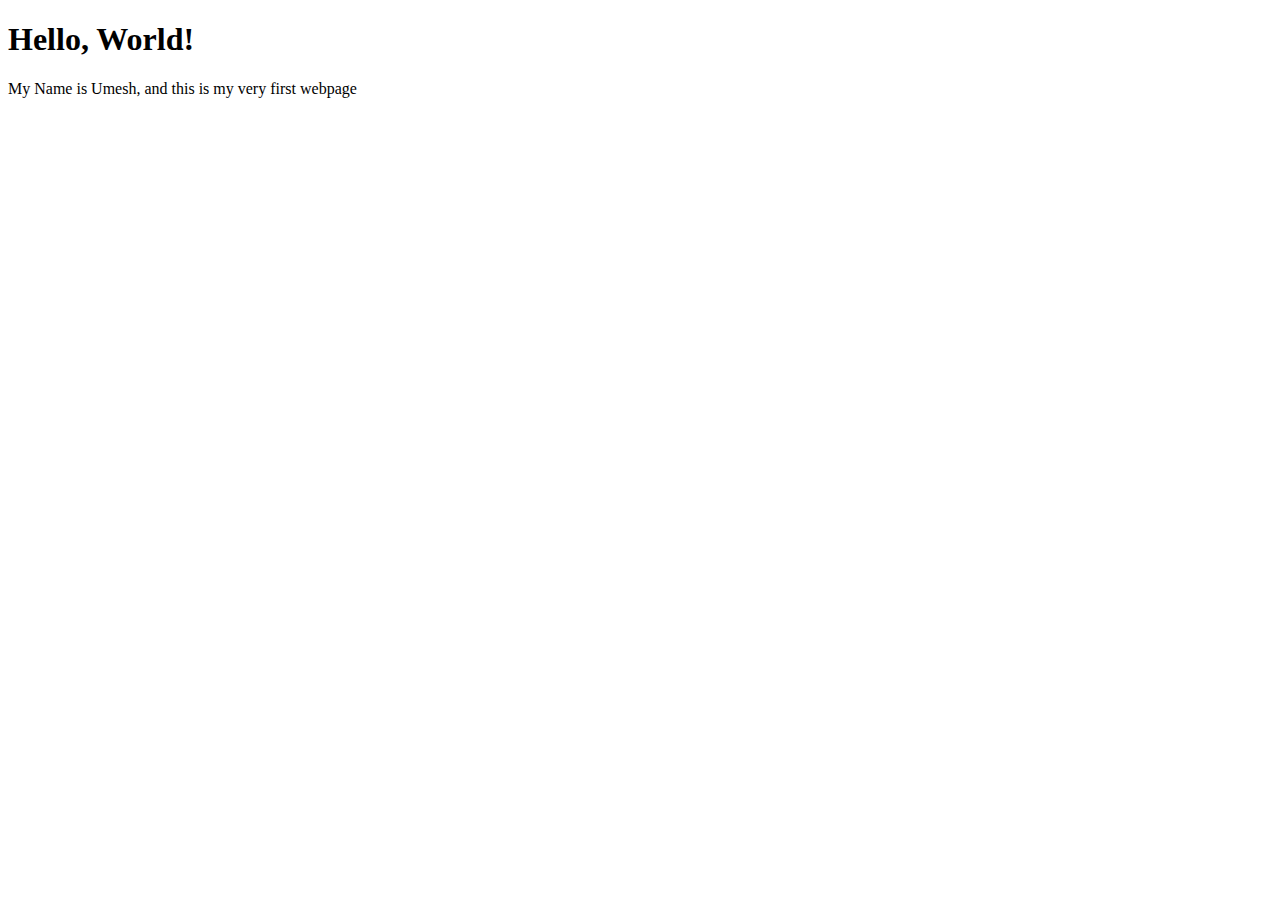
<file: 02-Aug-2022/01-TEST/index.html>
<!DOCTYPE html>
<html lang="en">
    <head>
        <meta charset="UTF-8" />
        <meta http-equiv="X-UA-Compatible" content="IE=edge" />
        <meta name="viewport" content="width=device-width, initial-scale=1.0" />
        <title>My First Webpage</title>
    </head>
    <body>
        <h1>Hello, World!</h1>
        <p>My Name is Umesh, and this is my very first webpage</p>
    </body>
</html>
</file>
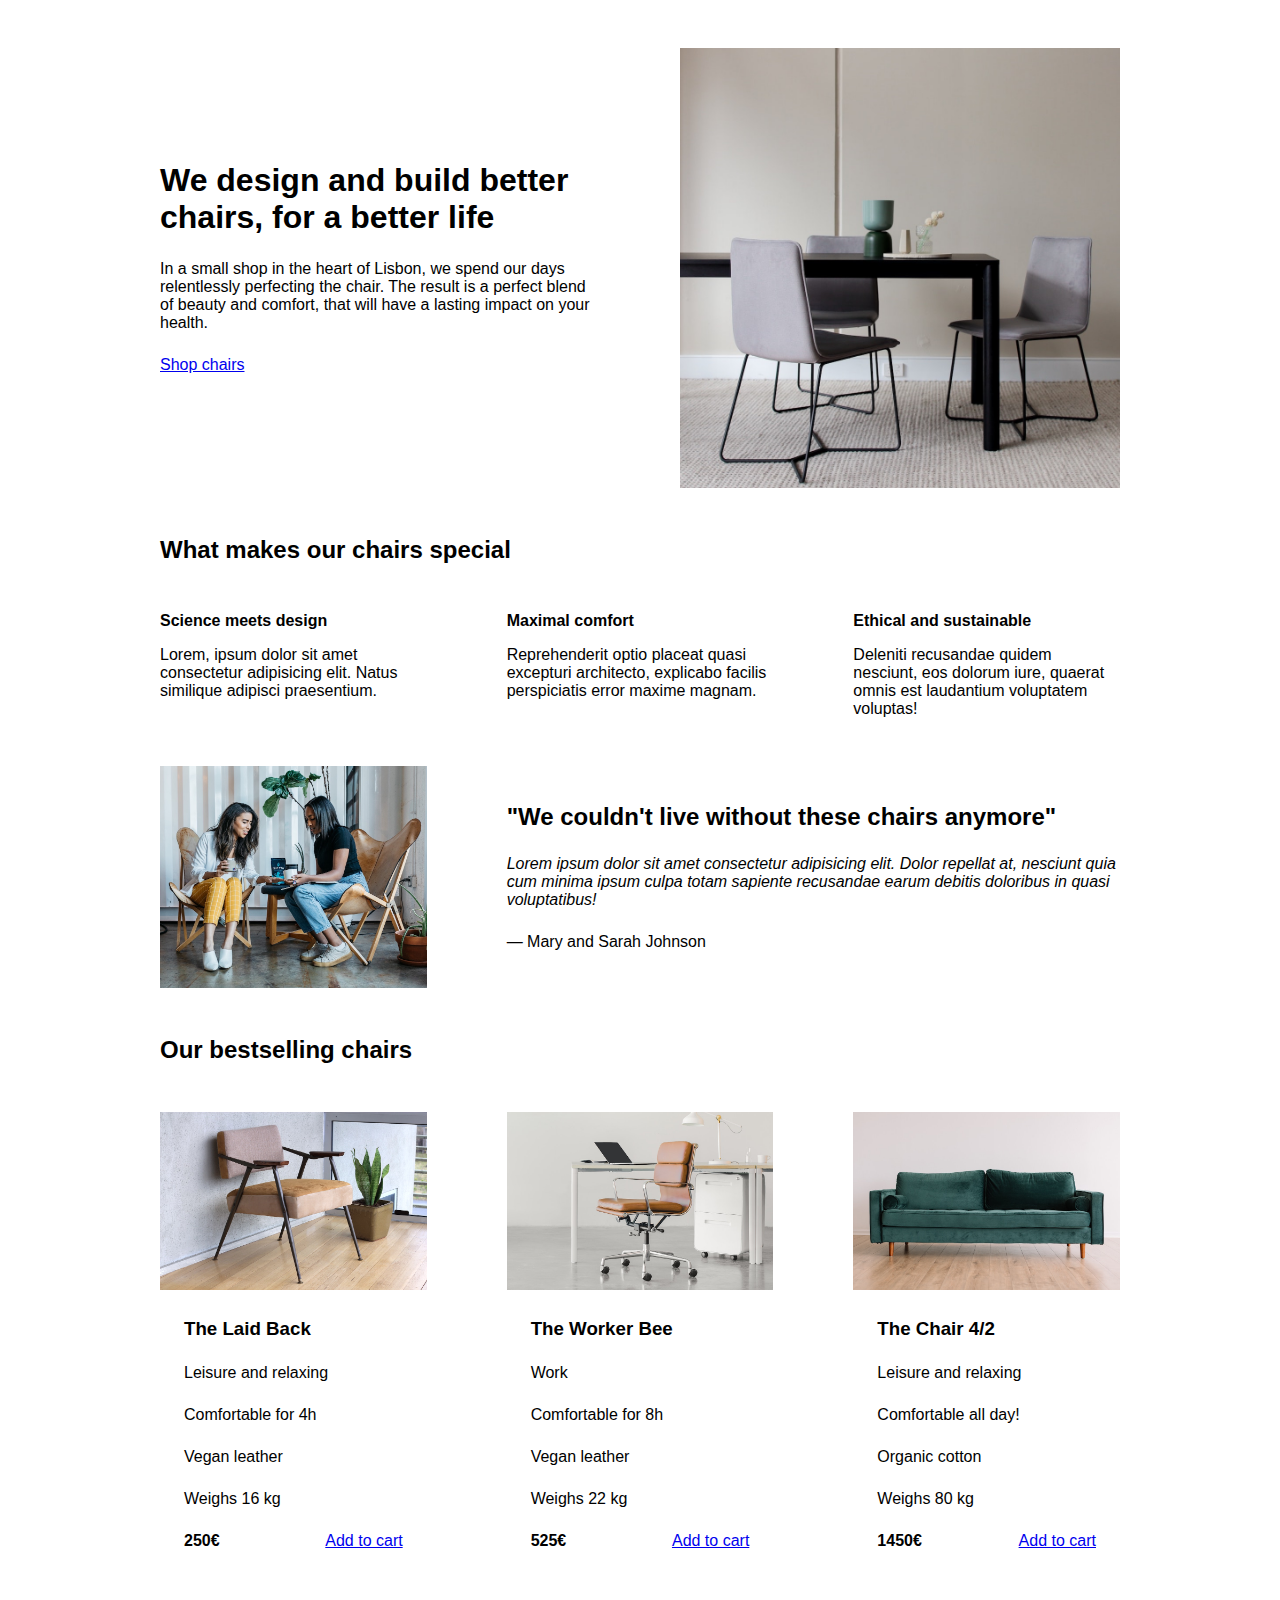
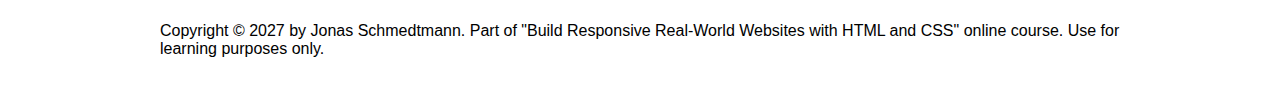
<file: 05-Aug-22/05-Design/index.html>
<!DOCTYPE html>
<html lang="en">
  <head>
    <meta charset="UTF-8" />
    <meta http-equiv="X-UA-Compatible" content="IE=edge" />
    <meta name="viewport" content="width=device-width, initial-scale=1.0" />

    <link rel="stylesheet" href="style.css" />
    <title>Lisbon Chair Shop</title>
  </head>
  <body>
    <div class="container">
      <header>
        <div class="header-text-box">
          <h1>We design and build better chairs, for a better life</h1>
          <p class="header-text">
            In a small shop in the heart of Lisbon, we spend our days
            relentlessly perfecting the chair. The result is a perfect blend of
            beauty and comfort, that will have a lasting impact on your health.
          </p>
          <a class="btn btn--big" href="#">Shop chairs</a>
        </div>
        <img src="hero.jpg" alt="Photo" />
      </header>

      <section>
        <h2>What makes our chairs special</h2>
        <div class="grid-3-cols">
          <div>
            <p class="features-title"><strong>Science meets design</strong></p>
            <p class="features-text">
              Lorem, ipsum dolor sit amet consectetur adipisicing elit. Natus
              similique adipisci praesentium.
            </p>
          </div>

          <div>
            <p class="features-title">
              <strong>Maximal comfort</strong>
            </p>
            <p class="features-text">
              Reprehenderit optio placeat quasi excepturi architecto, explicabo
              facilis perspiciatis error maxime magnam.
            </p>
          </div>

          <div>
            <p class="features-title">
              <strong>Ethical and sustainable</strong>
            </p>
            <p class="features-text">
              Deleniti recusandae quidem nesciunt, eos dolorum iure, quaerat
              omnis est laudantium voluptatem voluptas!
            </p>
          </div>
        </div>
      </section>

      <section class="testimonial-section">
        <div class="grid-3-cols">
          <img src="customers.jpg" alt="People sitting on chairs" />
          <div class="testimonial-box">
            <h2>"We couldn't live without these chairs anymore"</h2>
            <blockquote class="testimonial-text">
              Lorem ipsum dolor sit amet consectetur adipisicing elit. Dolor
              repellat at, nesciunt quia cum minima ipsum culpa totam sapiente
              recusandae earum debitis doloribus in quasi voluptatibus!
            </blockquote>
            <p class="testimonial-author">&mdash; Mary and Sarah Johnson</p>
          </div>
        </div>
      </section>

      <section>
        <h2>Our bestselling chairs</h2>
        <div class="grid-3-cols">
          <figure class="chair">
            <img src="chair-1.jpg" alt="Chair" />
            <div class="chair-box">
              <h3>The Laid Back</h3>
              <ul class="chair-details">
                <li>
                  <!-- Span is a generic INLINE text element, it doesn't have any meaning. It's like a div element, but inline -->
                  <span>Leisure and relaxing</span>
                </li>
                <li>
                  <span>Comfortable for 4h</span>
                </li>
                <li>
                  <span>Vegan leather</span>
                </li>
                <li>
                  <span>Weighs 16 kg</span>
                </li>
              </ul>
              <div class="chair-price">
                <strong>250€</strong>
                <a href="#" class="btn btn--small">Add to cart</a>
              </div>
            </div>
          </figure>

          <figure class="chair">
            <img src="chair-2.jpg" alt="Chair" />
            <div class="chair-box">
              <h3>The Worker Bee</h3>
              <ul class="chair-details">
                <li>
                  <span>Work</span>
                </li>
                <li>
                  <span>Comfortable for 8h</span>
                </li>
                <li>
                  <span>Vegan leather</span>
                </li>
                <li>
                  <span>Weighs 22 kg</span>
                </li>
              </ul>
              <div class="chair-price">
                <strong>525€</strong>
                <a href="#" class="btn btn--small">Add to cart</a>
              </div>
            </div>
          </figure>

          <figure class="chair">
            <img src="chair-3.jpg" alt="Chair" />
            <div class="chair-box">
              <h3>The Chair 4/2</h3>
              <ul class="chair-details">
                <li>
                  <span>Leisure and relaxing</span>
                </li>
                <li>
                  <span>Comfortable all day!</span>
                </li>
                <li>
                  <span>Organic cotton</span>
                </li>
                <li>
                  <span>Weighs 80 kg</span>
                </li>
              </ul>
              <div class="chair-price">
                <strong>1450€</strong>
                <a href="#" class="btn btn--small">Add to cart</a>
              </div>
            </div>
          </figure>
        </div>
      </section>

      <footer>
        Copyright &copy; 2027 by Jonas Schmedtmann. Part of "Build Responsive
        Real-World Websites with HTML and CSS" online course. Use for learning
        purposes only.
      </footer>
    </div>
  </body>
</html>
</file>
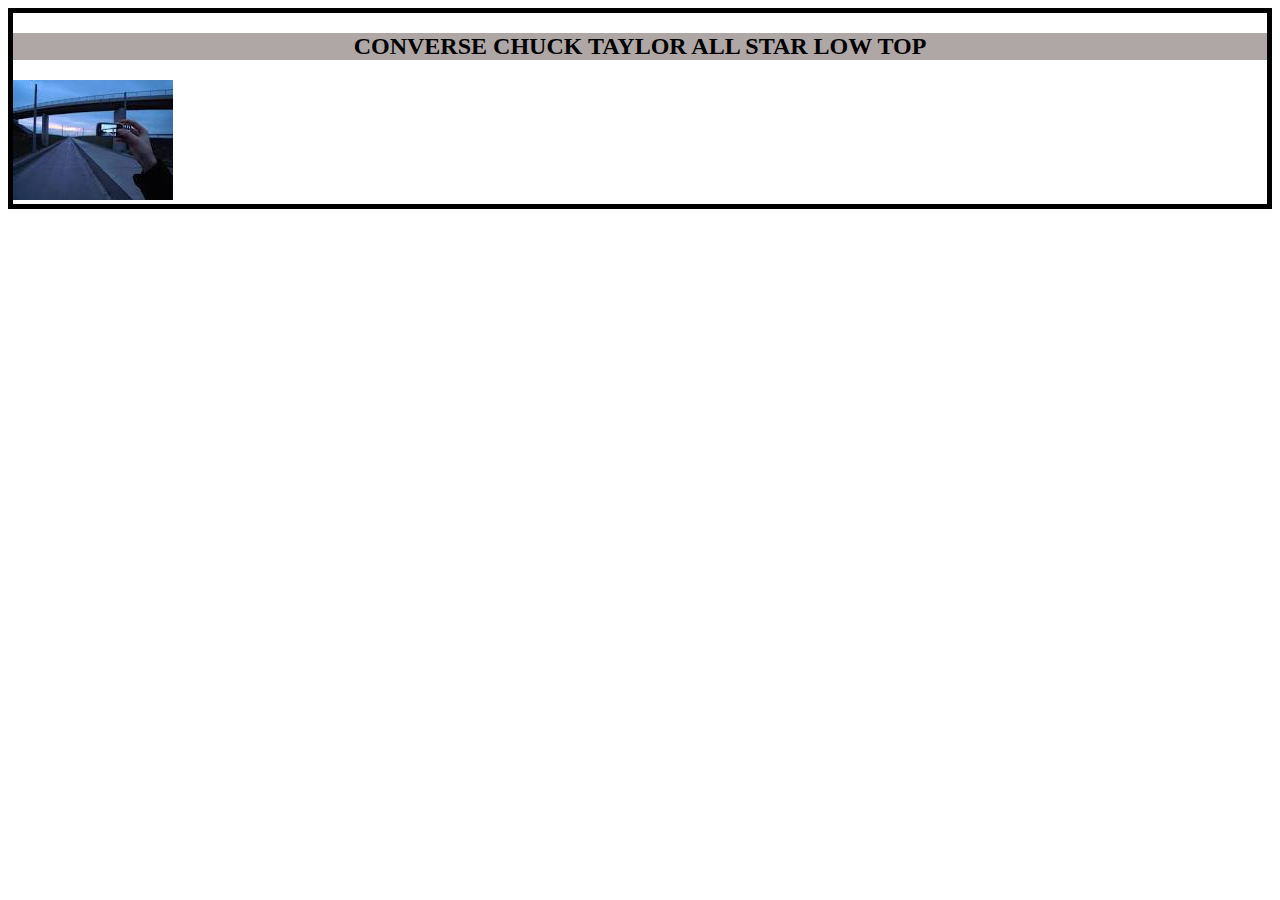
<file: 05-Aug-22/challenge1/index.html>
<!DOCTYPE html>
<html lang="en">
    <head>
        <meta charset="UTF-8" />
        <meta http-equiv="X-UA-Compatible" content="IE=edge" />
        <meta name="viewport" content="width=device-width, initial-scale=1.0" />
        <link rel="stylesheet" href="./index.css" />
        <title>Document</title>
    </head>
    <body>
        <h2>CONVERSE CHUCK TAYLOR ALL STAR LOW TOP</h2>
        <img src="image.png" alt="image" />
    </body>
</html>
</file>
<file: 05-Aug-22/05-Design/style.css>
/*
SPACING SYSTEM (px)
2 / 4 / 8 / 12 / 16 / 24 / 32 / 48 / 64 / 80 / 96 / 128

FONT SIZE SYSTEM (px)
10 / 12 / 14 / 16 / 18 / 20 / 24 / 30 / 36 / 44 / 52 / 62 / 74 / 86 / 98
*/

* {
  margin: 0;
  padding: 0;
  box-sizing: border-box;
}

/* ------------------------ */
/* GENERAL STYLES */
/* ------------------------ */
body {
  font-family: sans-serif;
}

.container {
  width: 960px;
  margin: 0 auto;
}

header,
section {
  margin-bottom: 48px;
}

h2 {
  margin-bottom: 48px;
}

.grid-3-cols {
  display: grid;
  grid-template-columns: repeat(3, 1fr);
  column-gap: 80px;
}

/* ------------------------ */
/* COMPONENT STYLES */
/* ------------------------ */

/* HEADER */
header {
  display: grid;
  grid-template-columns: repeat(2, 1fr);
  column-gap: 80px;
  margin-top: 48px;
}

.header-text-box {
  align-self: center;
}

h1 {
  margin-bottom: 24px;
}

.header-text {
  margin-bottom: 24px;
}

img {
  width: 100%;
}

/* FEATURES */
.features-icon {
}

.features-title {
  margin-bottom: 16px;
}

.features-text {
}

/* TESTIMONIAL */
.testimonial-section {
}

.testimonial-box {
  grid-column: 2 / -1;
  align-self: center;
}

.testimonial-box h2 {
  margin-bottom: 24px;
}

.testimonial-text {
  font-style: italic;
  margin-bottom: 24px;
}

/* CHAIRS */
.chair-box {
  padding: 24px;
}

h3 {
  margin-bottom: 24px;
}

.chair-details {
  list-style: none;
  margin-bottom: 24px;
}

.chair-details li {
  display: flex;
  align-items: center;
  gap: 12px;
  margin-bottom: 24px;
}

.chair-details li:last-child {
  margin-bottom: 0;
}

.chair-icon {
}

.chair-price {
  display: flex;
  justify-content: space-between;
}

footer {
  margin-bottom: 48px;
}
</file>
<file: 05-Aug-22/challenge1/index.css>
body {
    border: 5px solid black;
}

h2 {
    text-align: center;
    background-color: rgb(175, 166, 166);
}
</file>
